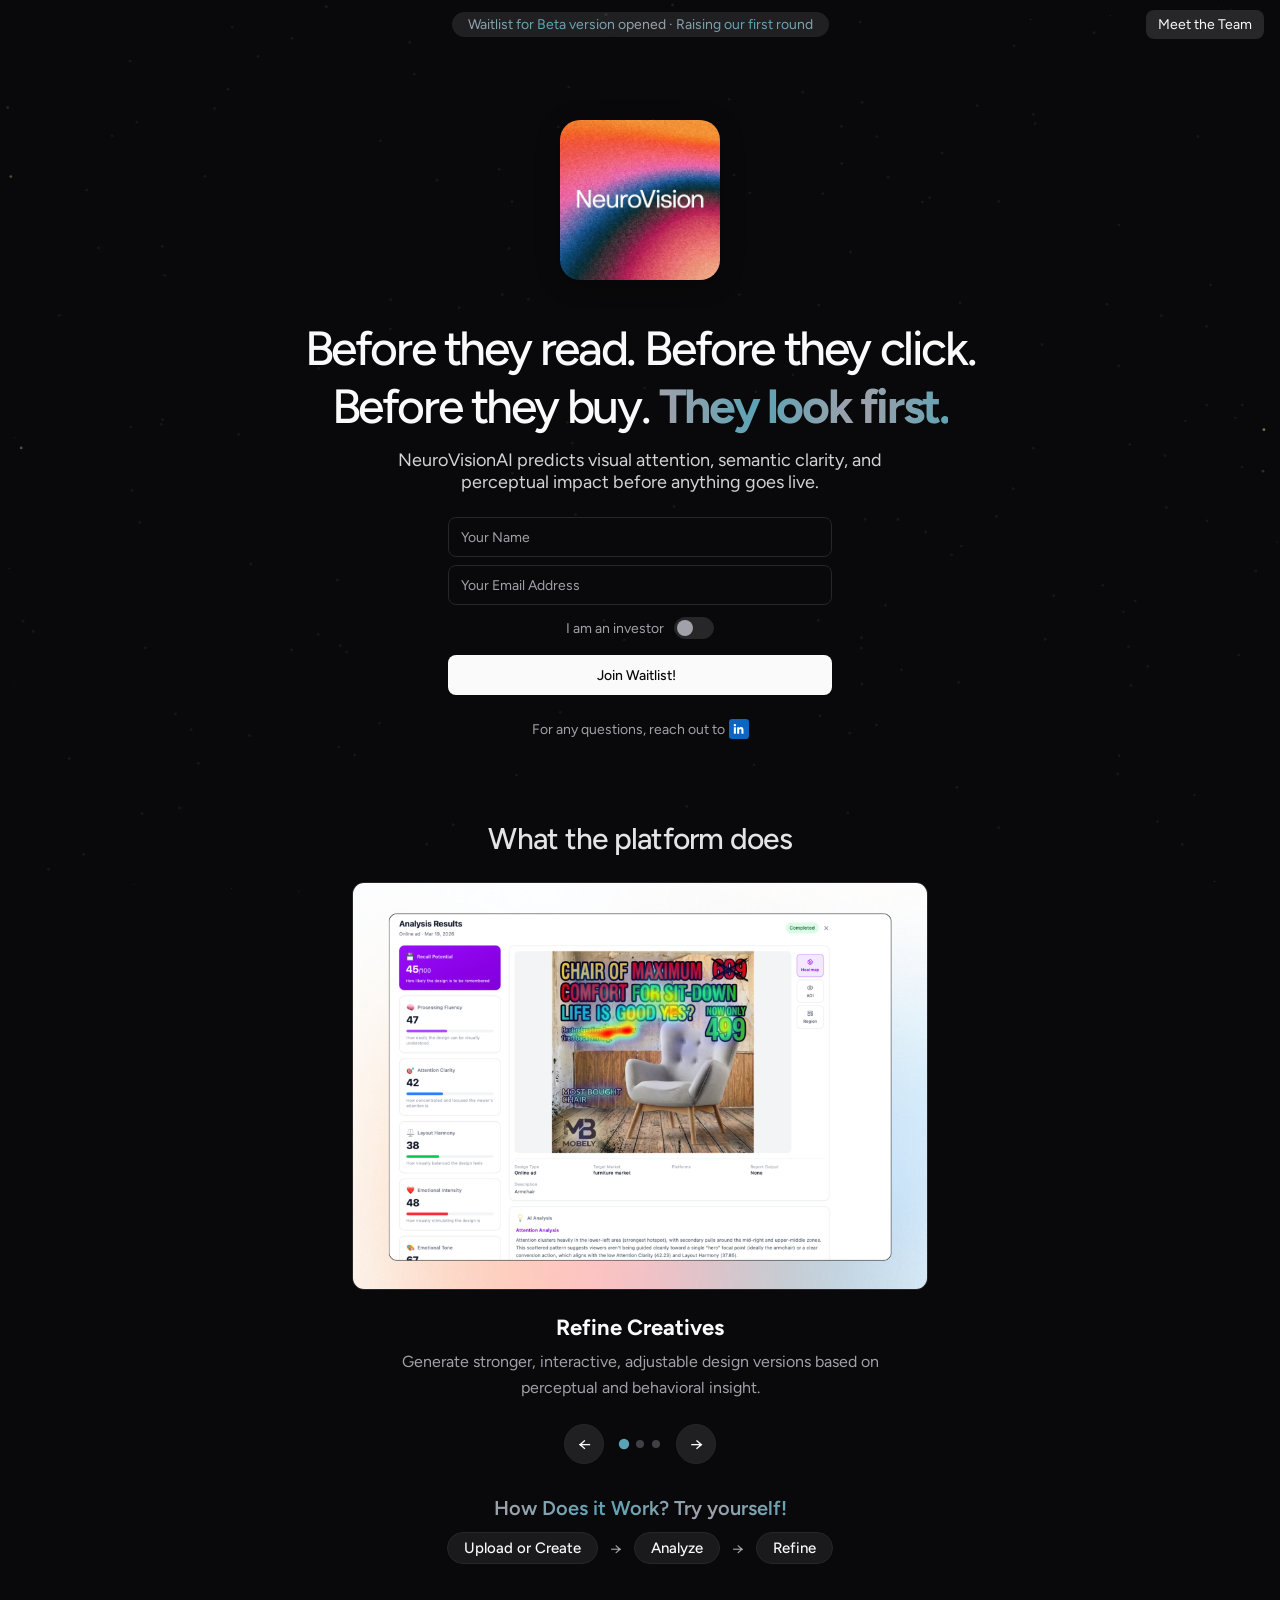
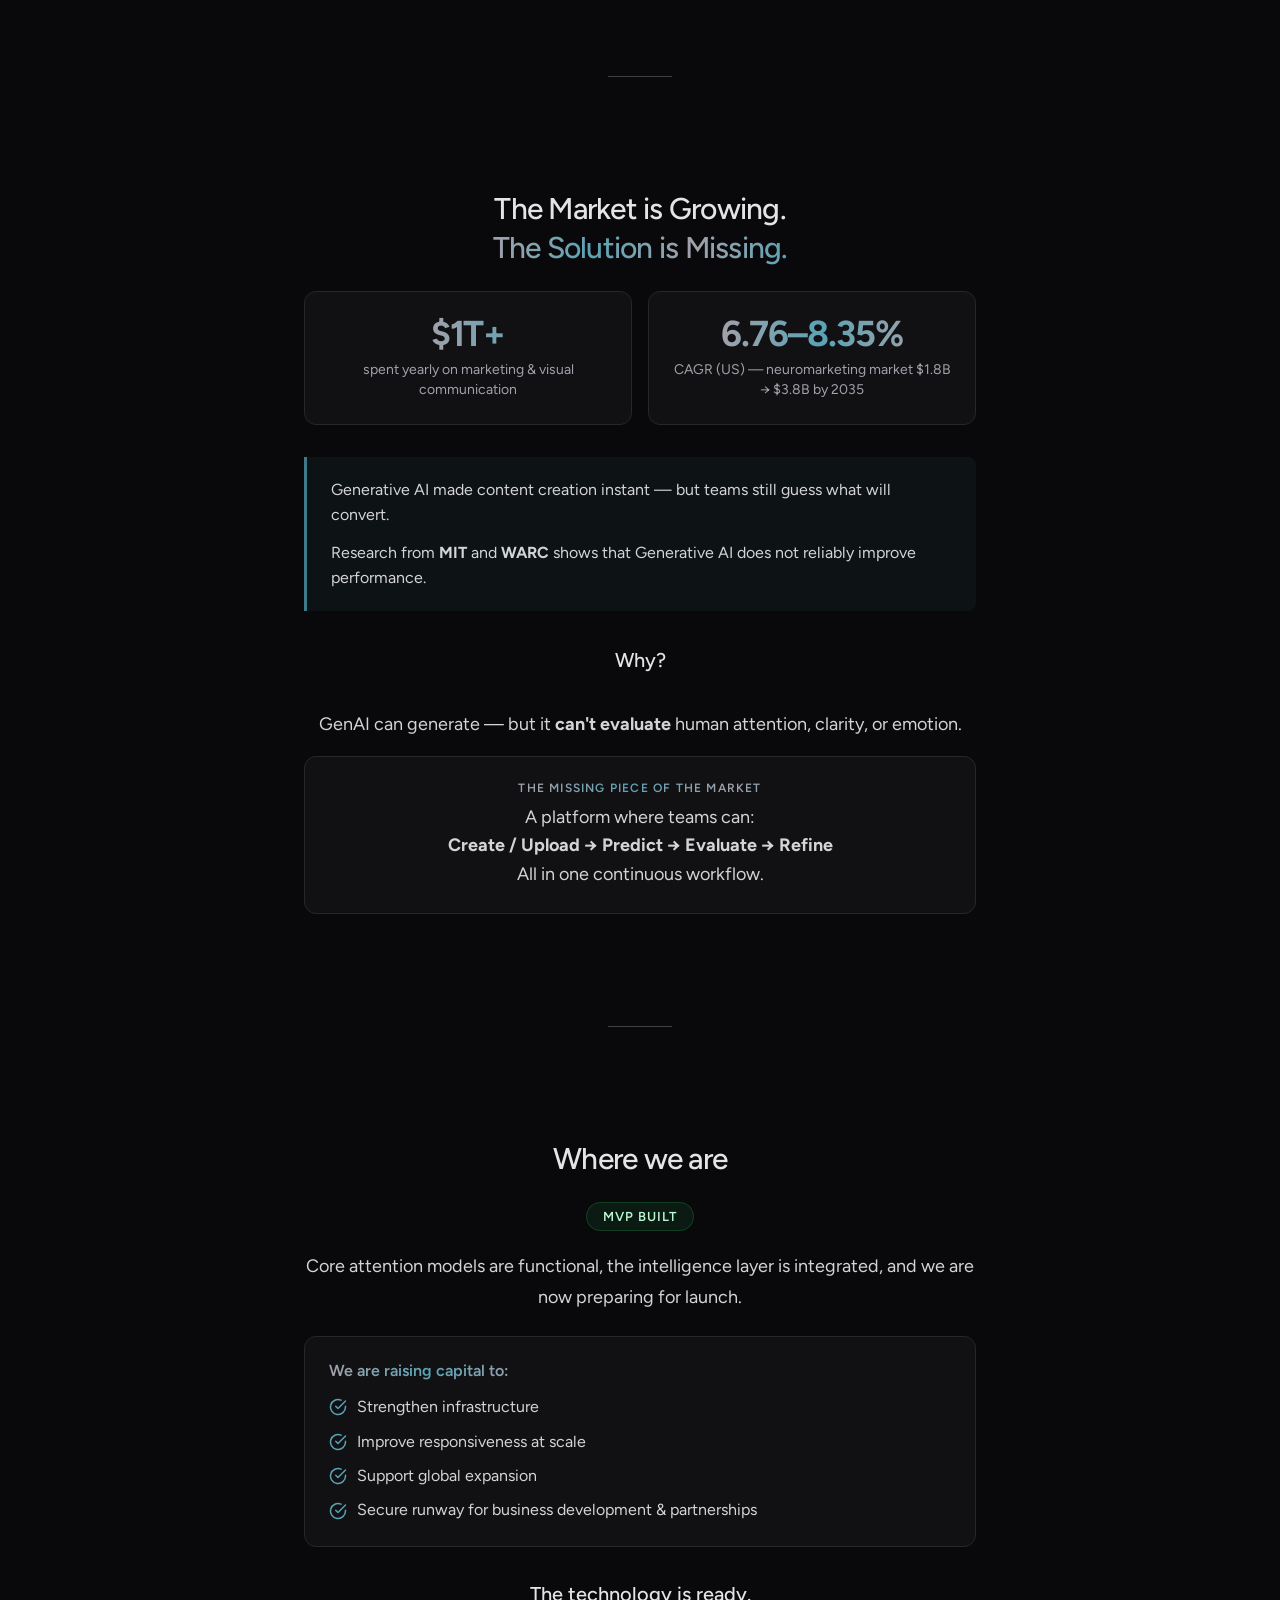
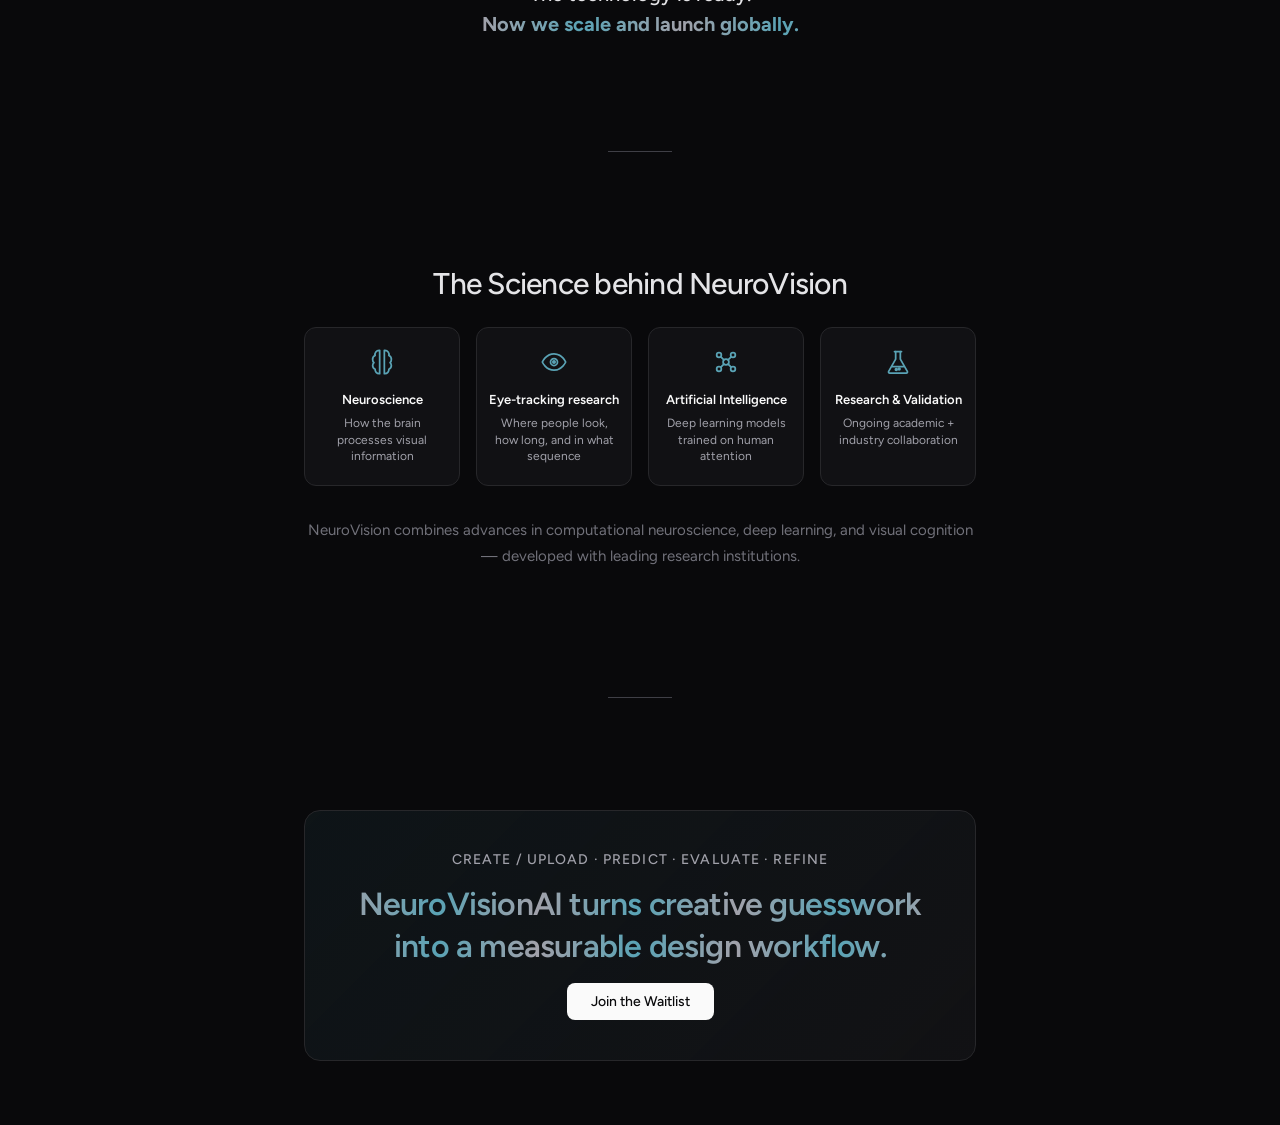
<file: index.html>
<!DOCTYPE html>
<html lang="en" class="dark">
<head>
  <meta charset="UTF-8">
  <meta name="viewport" content="width=device-width, initial-scale=1.0">
  <title>NeuroVisionAI — Predict Visual Attention Before Anything Goes Live</title>
  <meta name="description" content="NeuroVisionAI predicts visual attention, semantic clarity, and perceptual impact before anything goes live.">
  <meta property="og:title" content="NeuroVisionAI — Predict Visual Attention Before Anything Goes Live">
  <meta property="og:description" content="NeuroVisionAI predicts visual attention, semantic clarity, and perceptual impact before anything goes live.">
  <meta property="og:image" content="assets/opengraph-image.png">
  <meta name="twitter:card" content="summary_large_image">
  <meta name="twitter:image" content="assets/twitter-image.png">
  <link rel="preconnect" href="https://fonts.googleapis.com">
  <link rel="preconnect" href="https://fonts.gstatic.com" crossorigin>
  <link href="https://fonts.googleapis.com/css2?family=Figtree:wght@300..900&display=swap" rel="stylesheet">
  <link rel="stylesheet" href="style.css">
</head>
<body>
  <!-- Particles canvas -->
  <div id="particles-container" aria-hidden="true">
    <canvas id="particles-canvas"></canvas>
  </div>

  <main>
    <!-- Top nav -->
    <nav class="top-nav fade-in">
      <div class="shimmer-badge">
        <span class="shimmer-text">Waitlist for Beta version opened &middot; Raising our first round</span>
      </div>
      <a href="about.html" class="about-link">Meet the Team</a>
    </nav>

    <section>
      <!-- CTA -->
      <div id="cta" class="fade-in fade-delay-1">
        <img src="assets/logo.png" alt="NeuroVisionAI logo" class="logo" />
        <h1 class="heading">Before they read. Before they click. Before they buy. <strong>They look first.</strong></h1>
        <p class="subheading">NeuroVisionAI predicts visual attention, semantic clarity, and perceptual impact before anything goes live.</p>
      </div>

      <!-- Form -->
      <div id="form-section" class="fade-in fade-delay-2">
        <form id="waitlist-form" onsubmit="return false;">
          <input type="text" id="name-input" placeholder="Your Name" autocomplete="name" />
          <input type="email" id="email-input" placeholder="Your Email Address" autocomplete="email" />
          <div class="investor-toggle">
            <label class="toggle-label">
              <span class="toggle-text">I am an investor</span>
              <input type="checkbox" id="investor-checkbox" />
              <span class="toggle-switch"></span>
            </label>
          </div>
          <button type="submit" id="submit-btn" class="submit-btn">
            <span id="btn-text">Join Waitlist!</span>
            <svg id="btn-arrow" viewBox="0 0 448 512" width="14" height="14" fill="currentColor"><path d="M438.6 278.6c12.5-12.5 12.5-32.8 0-45.3l-160-160c-12.5-12.5-32.8-12.5-45.3 0s-12.5 32.8 0 45.3L338.8 224 32 224c-17.7 0-32 14.3-32 32s14.3 32 32 32l306.7 0L233.4 393.4c-12.5 12.5-12.5 32.8 0 45.3s32.8 12.5 45.3 0l160-160z"/></svg>
          </button>
        </form>
        <div class="contact-info">
          <p>For any questions, reach out to </p>
          <a href="https://www.linkedin.com/company/neurovisionaiglobal" target="_blank" rel="noopener noreferrer" class="linkedin-icon">
            <svg viewBox="0 0 448 512" width="16" height="16" fill="currentColor"><path d="M100.28 448H7.4V148.9h92.88zM53.79 108.1C24.09 108.1 0 83.5 0 53.8a53.79 53.79 0 0 1 107.58 0c0 29.7-24.1 54.3-53.79 54.3zM447.9 448h-92.68V302.4c0-34.7-.7-79.2-48.29-79.2-48.29 0-55.69 37.7-55.69 76.7V448h-92.78V148.9h89.08v40.8h1.3c12.4-23.5 42.69-48.3 87.83-48.3 93.97 0 111.28 61.9 111.28 142.3V448z"/></svg>
          </a>
        </div>
      </div>

      <!-- What the platform does — Slider -->
      <div id="features-section" class="fade-in-scroll">
        <h2 class="section-heading">What the platform does</h2>

        <div class="slider">
          <div class="slider-track">
            <!-- Slide 1 -->
            <div class="slide active" data-index="0">
              <div class="slide-image">
                <img src="assets/feature-refine-new.webp" alt="Refine Creatives — Analysis Results" onerror="this.style.display='none'" />
                <div class="image-placeholder">Screenshot</div>
              </div>
              <div class="slide-content">
                <h3 class="slide-title">Refine Creatives</h3>
                <p class="slide-text">Generate stronger, interactive, adjustable design versions based on perceptual and behavioral insight.</p>
              </div>
            </div>
            <!-- Slide 2 -->
            <div class="slide" data-index="1">
              <div class="slide-image">
                <img src="assets/feature-predict-new2.webp" alt="Predict Attention — Analysis Results" onerror="this.style.display='none'" />
                <div class="image-placeholder">Screenshot</div>
              </div>
              <div class="slide-content">
                <h3 class="slide-title">Predict Attention</h3>
                <p class="slide-text">See what draws the eye, what gets ignored, and how visual hierarchy unfolds.</p>
              </div>
            </div>
            <!-- Slide 3 -->
            <div class="slide" data-index="2">
              <div class="slide-image">
                <img src="assets/feature-understand-new.webp" alt="Understand Meaning — Insight Report" onerror="this.style.display='none'" />
                <div class="image-placeholder">Screenshot</div>
              </div>
              <div class="slide-content">
                <h3 class="slide-title">Understand Meaning</h3>
                <p class="slide-text">Evaluate what the design communicates, how it is interpreted, and the response it is likely to create.</p>
              </div>
            </div>
          </div>

          <!-- Slider controls -->
          <div class="slider-controls">
            <button class="slider-btn slider-prev" aria-label="Previous">&larr;</button>
            <div class="slider-dots">
              <button class="dot active" data-slide="0"></button>
              <button class="dot" data-slide="1"></button>
              <button class="dot" data-slide="2"></button>
            </div>
            <button class="slider-btn slider-next" aria-label="Next">&rarr;</button>
          </div>
        </div>

        <h3 class="workflow-heading">How Does it Work? Try yourself!</h3>
        <p class="workflow-steps">
          <span class="step">Upload or Create</span>
          <span class="step-arrow">&rarr;</span>
          <span class="step">Analyze</span>
          <span class="step-arrow">&rarr;</span>
          <span class="step">Refine</span>
        </p>
      </div>

      <div class="divider"></div>

      <!-- The Opportunity -->
      <div id="problem-section" class="fade-in-scroll">
        <h2 class="section-heading">The Market is Growing.<br><span class="text-highlight">The Solution is Missing.</span></h2>

        <div class="stat-cards">
          <div class="stat-card">
            <span class="stat-value">$1T+</span>
            <span class="stat-label">spent yearly on marketing &amp; visual communication</span>
          </div>
          <div class="stat-card">
            <span class="stat-value">6.76–8.35%</span>
            <span class="stat-label">CAGR (US) — neuromarketing market $1.8B &rarr; $3.8B by 2035</span>
          </div>
        </div>

        <div class="callout-box">
          <p class="callout-text">Generative AI made content creation instant — but teams still guess what will convert.</p>
          <p class="callout-text" style="margin-top: 0.75rem;">Research from <strong>MIT</strong> and <strong>WARC</strong> shows that Generative AI does not reliably improve performance.</p>
        </div>

        <p class="section-text section-text-lg">Why?</p>
        <p class="section-text">GenAI can generate — but it <strong>can't evaluate</strong> human attention, clarity, or emotion.</p>

        <div class="solution-box">
          <p class="solution-label">The missing piece of the market</p>
          <p class="solution-text">A platform where teams can:<br><strong>Create / Upload &rarr; Predict &rarr; Evaluate &rarr; Refine</strong><br>All in one continuous workflow.</p>
        </div>
      </div>

      <div class="divider"></div>

      <!-- Where we are -->
      <div id="status-section" class="fade-in-scroll">
        <h2 class="section-heading">Where we are</h2>

        <div class="status-badge">MVP Built</div>
        <p class="section-text">Core attention models are functional, the intelligence layer is integrated, and we are now preparing for launch.</p>

        <div class="raise-card">
          <p class="raise-heading">We are raising capital to:</p>
          <ul class="raise-list">
            <li>
              <span class="raise-icon">
                <svg viewBox="0 0 24 24" width="18" height="18" fill="none" stroke="currentColor" stroke-width="2" stroke-linecap="round" stroke-linejoin="round"><path d="M22 11.08V12a10 10 0 1 1-5.93-9.14"/><polyline points="22 4 12 14.01 9 11.01"/></svg>
              </span>
              Strengthen infrastructure
            </li>
            <li>
              <span class="raise-icon">
                <svg viewBox="0 0 24 24" width="18" height="18" fill="none" stroke="currentColor" stroke-width="2" stroke-linecap="round" stroke-linejoin="round"><path d="M22 11.08V12a10 10 0 1 1-5.93-9.14"/><polyline points="22 4 12 14.01 9 11.01"/></svg>
              </span>
              Improve responsiveness at scale
            </li>
            <li>
              <span class="raise-icon">
                <svg viewBox="0 0 24 24" width="18" height="18" fill="none" stroke="currentColor" stroke-width="2" stroke-linecap="round" stroke-linejoin="round"><path d="M22 11.08V12a10 10 0 1 1-5.93-9.14"/><polyline points="22 4 12 14.01 9 11.01"/></svg>
              </span>
              Support global expansion
            </li>
            <li>
              <span class="raise-icon">
                <svg viewBox="0 0 24 24" width="18" height="18" fill="none" stroke="currentColor" stroke-width="2" stroke-linecap="round" stroke-linejoin="round"><path d="M22 11.08V12a10 10 0 1 1-5.93-9.14"/><polyline points="22 4 12 14.01 9 11.01"/></svg>
              </span>
              Secure runway for business development &amp; partnerships
            </li>
          </ul>
        </div>

        <p class="status-closing">The technology is ready.<br><strong>Now we scale and launch globally.</strong></p>
      </div>

      <div class="divider"></div>

      <!-- The Science behind NeuroVision -->
      <div id="science-section" class="fade-in-scroll">
        <h2 class="section-heading">The Science behind NeuroVision</h2>

        <div class="science-grid">
          <div class="science-card">
            <div class="science-icon">
              <!-- Brain icon (Lucide) -->
              <svg viewBox="0 0 24 24" width="28" height="28" fill="none" stroke="currentColor" stroke-width="1.5" stroke-linecap="round" stroke-linejoin="round"><path d="M9.5 2a3.5 3.5 0 0 0-3.4 4.4A3.5 3.5 0 0 0 4 10a3.5 3.5 0 0 0 1.1 2.6A3.5 3.5 0 0 0 4 15a3.5 3.5 0 0 0 2.1 3.2A3.5 3.5 0 0 0 9.5 22h.5v-20h-.5z"/><path d="M14.5 2a3.5 3.5 0 0 1 3.4 4.4A3.5 3.5 0 0 1 20 10a3.5 3.5 0 0 1-1.1 2.6A3.5 3.5 0 0 1 20 15a3.5 3.5 0 0 1-2.1 3.2A3.5 3.5 0 0 1 14.5 22h-.5V2h.5z"/></svg>
            </div>
            <h3 class="science-title">Neuroscience</h3>
            <p class="science-desc">How the brain processes visual information</p>
          </div>
          <div class="science-card">
            <div class="science-icon">
              <!-- Eye icon -->
              <svg viewBox="0 0 24 24" width="28" height="28" fill="none" stroke="currentColor" stroke-width="1.5" stroke-linecap="round" stroke-linejoin="round"><path d="M2 12s3-7 10-7 10 7 10 7-3 7-10 7-10-7-10-7z"/><circle cx="12" cy="12" r="3"/><circle cx="12" cy="12" r="1" fill="currentColor"/></svg>
            </div>
            <h3 class="science-title">Eye-tracking research</h3>
            <p class="science-desc">Where people look, how long, and in what sequence</p>
          </div>
          <div class="science-card">
            <div class="science-icon">
              <!-- Neural network / AI icon -->
              <svg viewBox="0 0 24 24" width="28" height="28" fill="none" stroke="currentColor" stroke-width="1.5" stroke-linecap="round" stroke-linejoin="round"><circle cx="6" cy="6" r="2"/><circle cx="18" cy="6" r="2"/><circle cx="6" cy="18" r="2"/><circle cx="18" cy="18" r="2"/><circle cx="12" cy="12" r="2.5"/><line x1="7.8" y1="7.8" x2="10.2" y2="10.2"/><line x1="16.2" y1="7.8" x2="13.8" y2="10.2"/><line x1="7.8" y1="16.2" x2="10.2" y2="13.8"/><line x1="16.2" y1="16.2" x2="13.8" y2="13.8"/></svg>
            </div>
            <h3 class="science-title">Artificial Intelligence</h3>
            <p class="science-desc">Deep learning models trained on human attention</p>
          </div>
          <div class="science-card">
            <div class="science-icon">
              <!-- Beaker / research icon -->
              <svg viewBox="0 0 24 24" width="28" height="28" fill="none" stroke="currentColor" stroke-width="1.5" stroke-linecap="round" stroke-linejoin="round"><path d="M9 3h6"/><path d="M10 3v6.5L4 20a1 1 0 0 0 .87 1.5h14.26A1 1 0 0 0 20 20l-6-10.5V3"/><path d="M7.5 16h9"/><circle cx="13" cy="18" r="0.75" fill="currentColor"/><circle cx="10.5" cy="18.5" r="0.75" fill="currentColor"/></svg>
            </div>
            <h3 class="science-title">Research &amp; Validation</h3>
            <p class="science-desc">Ongoing academic + industry collaboration</p>
          </div>
        </div>

        <p class="section-text science-collab">NeuroVision combines advances in computational neuroscience, deep learning, and visual cognition<br>— developed with leading research institutions.</p>
      </div>

      <div class="divider"></div>

      <!-- Bottom CTA -->
      <div id="bottom-cta" class="fade-in-scroll">
        <div class="bottom-cta-inner">
          <p class="bottom-workflow">Create / Upload &middot; Predict &middot; Evaluate &middot; Refine</p>
          <h2 class="bottom-tagline">NeuroVisionAI turns creative guesswork into a measurable design workflow.</h2>
          <a href="#form-section" class="bottom-cta-btn">Join the Waitlist</a>
        </div>
      </div>
    </section>
  </main>

  <!-- Toast container -->
  <div id="toast-container"></div>

  <script src="script.js"></script>
</body>
</html>
</file>
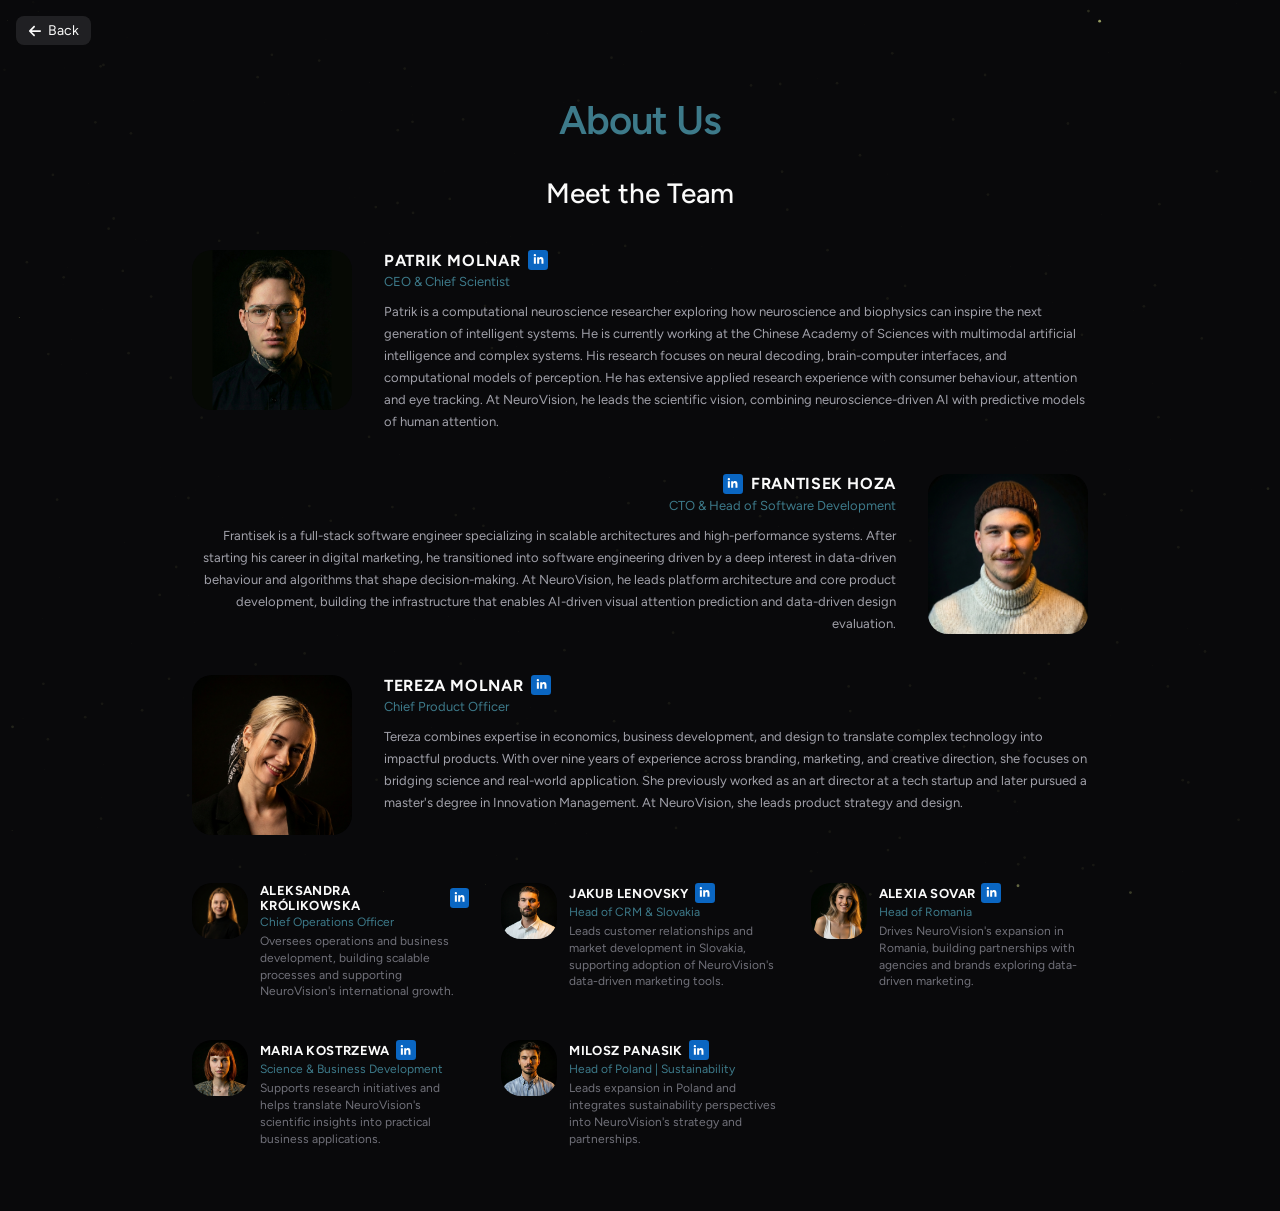
<file: about.html>
<!DOCTYPE html>
<html lang="en" class="dark">
<head>
  <meta charset="UTF-8">
  <meta name="viewport" content="width=device-width, initial-scale=1.0">
  <title>About Us — NeuroVisionAI</title>
  <meta name="description" content="Meet the team behind NeuroVisionAI.">
  <link rel="preconnect" href="https://fonts.googleapis.com">
  <link rel="preconnect" href="https://fonts.gstatic.com" crossorigin>
  <link href="https://fonts.googleapis.com/css2?family=Figtree:wght@300..900&display=swap" rel="stylesheet">
  <link rel="stylesheet" href="style.css">
  <link rel="stylesheet" href="about.css">
</head>
<body>
  <!-- Particles canvas -->
  <div id="particles-container" aria-hidden="true">
    <canvas id="particles-canvas"></canvas>
  </div>

  <main>
    <!-- Back link -->
    <a href="index.html" class="back-link fade-in">
      <svg viewBox="0 0 448 512" width="14" height="14" fill="currentColor"><path d="M9.4 233.4c-12.5 12.5-12.5 32.8 0 45.3l160 160c12.5 12.5 32.8 12.5 45.3 0s12.5-32.8 0-45.3L109.2 288 416 288c17.7 0 32-14.3 32-32s-14.3-32-32-32l-306.7 0L214.6 118.6c12.5-12.5 12.5-32.8 0-45.3s-32.8-12.5-45.3 0l-160 160z"/></svg>
      Back
    </a>

    <section>
      <h1 class="about-title fade-in fade-delay-1">About Us</h1>

      <h2 class="meet-title fade-in fade-delay-1">Meet the Team</h2>

      <!-- Founders -->
      <div class="founders fade-in fade-delay-2">

        <!-- Founder 1 — Patrik (photo LEFT) -->
        <div class="founder-row">
          <div class="founder-photo">
            <img src="assets/patrik.webp" alt="Patrik Molnar" />
            <div class="photo-placeholder">PM</div>
          </div>
          <div class="founder-info">
            <h3 class="founder-name">
              Patrik Molnar
              <a href="https://www.linkedin.com/in/patrik-molnar-the-neuroscientist/" target="_blank" rel="noopener noreferrer" class="linkedin-icon">
                <svg viewBox="0 0 448 512" width="16" height="16" fill="currentColor"><path d="M100.28 448H7.4V148.9h92.88zM53.79 108.1C24.09 108.1 0 83.5 0 53.8a53.79 53.79 0 0 1 107.58 0c0 29.7-24.1 54.3-53.79 54.3zM447.9 448h-92.68V302.4c0-34.7-.7-79.2-48.29-79.2-48.29 0-55.69 37.7-55.69 76.7V448h-92.78V148.9h89.08v40.8h1.3c12.4-23.5 42.69-48.3 87.83-48.3 93.97 0 111.28 61.9 111.28 142.3V448z"/></svg>
              </a>
            </h3>
            <p class="founder-role">CEO &amp; Chief Scientist</p>
            <p class="founder-bio">Patrik is a computational neuroscience researcher exploring how neuroscience and biophysics can inspire the next generation of intelligent systems. He is currently working at the Chinese Academy of Sciences with multimodal artificial intelligence and complex systems. His research focuses on neural decoding, brain-computer interfaces, and computational models of perception. He has extensive applied research experience with consumer behaviour, attention and eye tracking. At NeuroVision, he leads the scientific vision, combining neuroscience-driven AI with predictive models of human attention.</p>
          </div>
        </div>

        <!-- Founder 2 — Frantisek (photo RIGHT) -->
        <div class="founder-row founder-row-reverse">
          <div class="founder-photo">
            <img src="assets/frantisek.jpeg" alt="Frantisek Hoza" />
            <div class="photo-placeholder">FH</div>
          </div>
          <div class="founder-info founder-info-right">
            <h3 class="founder-name founder-name-right">
              <a href="https://www.linkedin.com/in/frantisek-hoza" target="_blank" rel="noopener noreferrer" class="linkedin-icon">
                <svg viewBox="0 0 448 512" width="16" height="16" fill="currentColor"><path d="M100.28 448H7.4V148.9h92.88zM53.79 108.1C24.09 108.1 0 83.5 0 53.8a53.79 53.79 0 0 1 107.58 0c0 29.7-24.1 54.3-53.79 54.3zM447.9 448h-92.68V302.4c0-34.7-.7-79.2-48.29-79.2-48.29 0-55.69 37.7-55.69 76.7V448h-92.78V148.9h89.08v40.8h1.3c12.4-23.5 42.69-48.3 87.83-48.3 93.97 0 111.28 61.9 111.28 142.3V448z"/></svg>
              </a>
              Frantisek Hoza
            </h3>
            <p class="founder-role">CTO &amp; Head of Software Development</p>
            <p class="founder-bio">Frantisek is a full-stack software engineer specializing in scalable architectures and high-performance systems. After starting his career in digital marketing, he transitioned into software engineering driven by a deep interest in data-driven behaviour and algorithms that shape decision-making. At NeuroVision, he leads platform architecture and core product development, building the infrastructure that enables AI-driven visual attention prediction and data-driven design evaluation.</p>
          </div>
        </div>

        <!-- Founder 3 — Tereza (photo LEFT) -->
        <div class="founder-row">
          <div class="founder-photo">
            <img src="assets/tereza.jpeg" alt="Tereza Molnar" />
            <div class="photo-placeholder">TM</div>
          </div>
          <div class="founder-info">
            <h3 class="founder-name">
              Tereza Molnar
              <a href="https://www.linkedin.com/in/teri-molnar/" target="_blank" rel="noopener noreferrer" class="linkedin-icon">
                <svg viewBox="0 0 448 512" width="16" height="16" fill="currentColor"><path d="M100.28 448H7.4V148.9h92.88zM53.79 108.1C24.09 108.1 0 83.5 0 53.8a53.79 53.79 0 0 1 107.58 0c0 29.7-24.1 54.3-53.79 54.3zM447.9 448h-92.68V302.4c0-34.7-.7-79.2-48.29-79.2-48.29 0-55.69 37.7-55.69 76.7V448h-92.78V148.9h89.08v40.8h1.3c12.4-23.5 42.69-48.3 87.83-48.3 93.97 0 111.28 61.9 111.28 142.3V448z"/></svg>
              </a>
            </h3>
            <p class="founder-role">Chief Product Officer</p>
            <p class="founder-bio">Tereza combines expertise in economics, business development, and design to translate complex technology into impactful products. With over nine years of experience across branding, marketing, and creative direction, she focuses on bridging science and real-world application. She previously worked as an art director at a tech startup and later pursued a master's degree in Innovation Management. At NeuroVision, she leads product strategy and design.</p>
          </div>
        </div>
      </div>

      <!-- Team members -->
      <div class="team-grid fade-in fade-delay-3">
          <div class="team-card">
            <div class="team-photo">
              <img src="assets/aleksandra.jpeg" alt="Aleksandra Królikowska" />
              <div class="photo-placeholder">AK</div>
            </div>
            <div class="team-info">
              <h3 class="team-name">
                Aleksandra Królikowska
                <a href="https://www.linkedin.com/in/aleksandra-krolikowska-589764172/" target="_blank" rel="noopener noreferrer" class="linkedin-icon">
                  <svg viewBox="0 0 448 512" width="14" height="14" fill="currentColor"><path d="M100.28 448H7.4V148.9h92.88zM53.79 108.1C24.09 108.1 0 83.5 0 53.8a53.79 53.79 0 0 1 107.58 0c0 29.7-24.1 54.3-53.79 54.3zM447.9 448h-92.68V302.4c0-34.7-.7-79.2-48.29-79.2-48.29 0-55.69 37.7-55.69 76.7V448h-92.78V148.9h89.08v40.8h1.3c12.4-23.5 42.69-48.3 87.83-48.3 93.97 0 111.28 61.9 111.28 142.3V448z"/></svg>
                </a>
              </h3>
              <p class="team-role">Chief Operations Officer</p>
              <p class="team-desc">Oversees operations and business development, building scalable processes and supporting NeuroVision's international growth.</p>
            </div>
          </div>

          <div class="team-card">
            <div class="team-photo">
              <img src="assets/jakub.jpeg" alt="Jakub Lenovsky" />
              <div class="photo-placeholder">JL</div>
            </div>
            <div class="team-info">
              <h3 class="team-name">
                Jakub Lenovsky
                <a href="https://www.linkedin.com/in/jakub-lenovsky/" target="_blank" rel="noopener noreferrer" class="linkedin-icon">
                  <svg viewBox="0 0 448 512" width="14" height="14" fill="currentColor"><path d="M100.28 448H7.4V148.9h92.88zM53.79 108.1C24.09 108.1 0 83.5 0 53.8a53.79 53.79 0 0 1 107.58 0c0 29.7-24.1 54.3-53.79 54.3zM447.9 448h-92.68V302.4c0-34.7-.7-79.2-48.29-79.2-48.29 0-55.69 37.7-55.69 76.7V448h-92.78V148.9h89.08v40.8h1.3c12.4-23.5 42.69-48.3 87.83-48.3 93.97 0 111.28 61.9 111.28 142.3V448z"/></svg>
                </a>
              </h3>
              <p class="team-role">Head of CRM &amp; Slovakia</p>
              <p class="team-desc">Leads customer relationships and market development in Slovakia, supporting adoption of NeuroVision's data-driven marketing tools.</p>
            </div>
          </div>

          <div class="team-card">
            <div class="team-photo">
              <img src="assets/alexia.jpeg" alt="Alexia Sovar" />
              <div class="photo-placeholder">AS</div>
            </div>
            <div class="team-info">
              <h3 class="team-name">
                Alexia Sovar
                <a href="https://www.linkedin.com/in/alexia-maria-sovar-6268a8226/" target="_blank" rel="noopener noreferrer" class="linkedin-icon">
                  <svg viewBox="0 0 448 512" width="14" height="14" fill="currentColor"><path d="M100.28 448H7.4V148.9h92.88zM53.79 108.1C24.09 108.1 0 83.5 0 53.8a53.79 53.79 0 0 1 107.58 0c0 29.7-24.1 54.3-53.79 54.3zM447.9 448h-92.68V302.4c0-34.7-.7-79.2-48.29-79.2-48.29 0-55.69 37.7-55.69 76.7V448h-92.78V148.9h89.08v40.8h1.3c12.4-23.5 42.69-48.3 87.83-48.3 93.97 0 111.28 61.9 111.28 142.3V448z"/></svg>
                </a>
              </h3>
              <p class="team-role">Head of Romania</p>
              <p class="team-desc">Drives NeuroVision's expansion in Romania, building partnerships with agencies and brands exploring data-driven marketing.</p>
            </div>
          </div>

          <div class="team-card">
            <div class="team-photo">
              <img src="assets/maria.jpeg" alt="Maria Kostrzewa" />
              <div class="photo-placeholder">MK</div>
            </div>
            <div class="team-info">
              <h3 class="team-name">
                Maria Kostrzewa
                <a href="https://www.linkedin.com/in/maria-kostrzewa-a44758291/" target="_blank" rel="noopener noreferrer" class="linkedin-icon">
                  <svg viewBox="0 0 448 512" width="14" height="14" fill="currentColor"><path d="M100.28 448H7.4V148.9h92.88zM53.79 108.1C24.09 108.1 0 83.5 0 53.8a53.79 53.79 0 0 1 107.58 0c0 29.7-24.1 54.3-53.79 54.3zM447.9 448h-92.68V302.4c0-34.7-.7-79.2-48.29-79.2-48.29 0-55.69 37.7-55.69 76.7V448h-92.78V148.9h89.08v40.8h1.3c12.4-23.5 42.69-48.3 87.83-48.3 93.97 0 111.28 61.9 111.28 142.3V448z"/></svg>
                </a>
              </h3>
              <p class="team-role">Science &amp; Business Development</p>
              <p class="team-desc">Supports research initiatives and helps translate NeuroVision's scientific insights into practical business applications.</p>
            </div>
          </div>

          <div class="team-card">
            <div class="team-photo">
              <img src="assets/milosz.jpeg" alt="Milosz Panasik" />
              <div class="photo-placeholder">MP</div>
            </div>
            <div class="team-info">
              <h3 class="team-name">
                Milosz Panasik
                <a href="https://www.linkedin.com/in/milosz-panasik/" target="_blank" rel="noopener noreferrer" class="linkedin-icon">
                  <svg viewBox="0 0 448 512" width="14" height="14" fill="currentColor"><path d="M100.28 448H7.4V148.9h92.88zM53.79 108.1C24.09 108.1 0 83.5 0 53.8a53.79 53.79 0 0 1 107.58 0c0 29.7-24.1 54.3-53.79 54.3zM447.9 448h-92.68V302.4c0-34.7-.7-79.2-48.29-79.2-48.29 0-55.69 37.7-55.69 76.7V448h-92.78V148.9h89.08v40.8h1.3c12.4-23.5 42.69-48.3 87.83-48.3 93.97 0 111.28 61.9 111.28 142.3V448z"/></svg>
                </a>
              </h3>
              <p class="team-role">Head of Poland | Sustainability</p>
              <p class="team-desc">Leads expansion in Poland and integrates sustainability perspectives into NeuroVision's strategy and partnerships.</p>
            </div>
          </div>
      </div>
    </section>
  </main>

  <script src="script.js"></script>
</body>
</html>
</file>
<file: style.css>
/* Reset & Base */
*, *::before, *::after {
  margin: 0;
  padding: 0;
  box-sizing: border-box;
}

:root {
  --background: #09090b;
  --foreground: #fafafa;
  --muted: #27272a;
  --muted-foreground: #a1a1aa;
  --border: #27272a;
  --accent: #27272a;
  --yellow: #F7FF9B;
  --yellow-50: #fefce8;
  --yellow-100: #fef9c3;
  --yellow-200: #fef08a;
  --yellow-300: #fde047;
  --teal: #3d7a8a;
  --teal-light: #5aa3b5;
  --radius: 0.5rem;
}

::selection {
  background: var(--accent);
  color: var(--teal-light);
}

html {
  scroll-behavior: smooth;
}

body {
  font-family: 'Figtree', sans-serif;
  background: var(--background);
  color: var(--foreground);
  min-height: 100vh;
  overflow-x: hidden;
}

/* Particles */
#particles-container {
  position: fixed;
  inset: 0;
  z-index: -100;
}

#particles-canvas {
  width: 100vw;
  height: 100vh;
}

/* Main layout */
main {
  display: flex;
  flex-direction: column;
  align-items: center;
  min-height: 100vh;
  padding-top: 3rem;
}

@media (min-width: 768px) {
  main {
    padding-top: 6rem;
  }
}

section {
  display: flex;
  flex-direction: column;
  align-items: center;
  padding: 0 1rem;
}

@media (min-width: 640px) {
  section { padding: 0 1.5rem; }
}
@media (min-width: 1024px) {
  section { padding: 0 2rem; }
}

/* Fade-in animations */
.fade-in {
  opacity: 0;
  filter: blur(10px);
  transform: translateY(8px);
  animation: fadeIn 0.5s ease-out forwards;
}

.fade-delay-1 { animation-delay: 0.1s; }
.fade-delay-2 { animation-delay: 0.2s; }
.fade-delay-3 { animation-delay: 0.3s; }
.fade-delay-4 { animation-delay: 0.4s; }

/* Scroll-triggered: start hidden, JS adds .is-visible */
.fade-in-scroll {
  opacity: 0;
  filter: blur(10px);
  transform: translateY(16px);
  transition: opacity 0.6s ease-out, filter 0.6s ease-out, transform 0.6s ease-out;
}

.fade-in-scroll.is-visible {
  opacity: 1;
  filter: blur(0);
  transform: translateY(0);
}

@keyframes fadeIn {
  to {
    opacity: 1;
    filter: blur(0);
    transform: translateY(0);
  }
}

/* Header */
header {
  position: fixed;
  top: 0;
  left: 0;
  right: 0;
  display: flex;
  justify-content: space-between;
  z-index: 50;
  padding: 1rem;
}

.header-btn {
  display: inline-flex;
  align-items: center;
  gap: 0;
  padding: 0.375rem 0.75rem;
  font-size: 0.875rem;
  font-family: inherit;
  background: var(--muted);
  color: var(--foreground);
  border: none;
  border-radius: var(--radius);
  cursor: pointer;
  transition: color 0.15s ease;
}

.header-btn:hover {
  color: var(--teal-light);
}

.btn-text {
  display: none;
}

@media (min-width: 768px) {
  .header-btn { gap: 0.375rem; }
  .btn-text { display: inline; }
}

/* CTA */
#cta {
  display: flex;
  flex-direction: column;
  gap: 0.5rem;
  width: 100%;
  max-width: 42rem;
}

.badge-container {
  display: flex;
  align-items: center;
  justify-content: center;
}

.shimmer-badge {
  display: flex;
  align-items: center;
  justify-content: center;
  width: fit-content;
  border-radius: 9999px;
  background: rgba(39, 39, 42, 0.8);
}

.shimmer-text {
  padding: 0.25rem 1rem;
  font-size: 0.875rem;
  background: linear-gradient(
    90deg,
    #a1a1aa 0%,
    var(--teal-light) 50%,
    #a1a1aa 100%
  );
  background-size: 200px 100%;
  -webkit-background-clip: text;
  background-clip: text;
  -webkit-text-fill-color: transparent;
  animation: shimmer 2s linear infinite;
}

@keyframes shimmer {
  0% { background-position: -200px 0; }
  100% { background-position: 200px 0; }
}

.logo {
  width: 10rem;
  height: 10rem;
  margin: 1.5rem auto 2rem;
  border-radius: 1.25rem;
  object-fit: cover;
  box-shadow: 0 4px 24px rgba(0, 0, 0, 0.3);
}

.heading {
  text-align: center;
  font-size: 1.875rem;
  font-weight: 500;
  letter-spacing: -0.05em;
  line-height: 1.2;
}

@media (min-width: 640px) {
  .heading { font-size: 3rem; }
}

.heading strong {
  background: linear-gradient(90deg, #a1a1aa 0%, var(--teal-light) 50%, #a1a1aa 100%);
  background-size: 200px 100%;
  -webkit-background-clip: text;
  background-clip: text;
  -webkit-text-fill-color: transparent;
  animation: shimmer 2s linear infinite;
}

.subheading {
  max-width: 34rem;
  margin: 0.375rem auto 0;
  text-align: center;
  font-size: 1rem;
  color: #d4d4d8;
}

@media (min-width: 640px) {
  .subheading { font-size: 1.125rem; }
}

/* Form */
#form-section {
  margin-top: 1.5rem;
  margin-bottom: 1rem;
  width: 100%;
  max-width: 24rem;
  display: flex;
  flex-direction: column;
  gap: 0.5rem;
}

#waitlist-form {
  display: flex;
  flex-direction: column;
  gap: 0.5rem;
}

#waitlist-form input {
  width: 100%;
  height: 2.5rem;
  padding: 0.5rem 0.75rem;
  font-size: 0.875rem;
  font-family: inherit;
  background: var(--background);
  color: var(--foreground);
  border: 1px solid var(--border);
  border-radius: var(--radius);
  outline: none;
  transition: box-shadow 0.15s, border-color 0.15s;
}

#waitlist-form input::placeholder {
  color: var(--muted-foreground);
}

#waitlist-form input:focus {
  border-color: var(--teal);
  box-shadow: 0 0 0 2px rgba(61, 122, 138, 0.25);
}

/* Investor toggle */
.investor-toggle {
  display: flex;
  justify-content: center;
  margin-top: 0.25rem;
}

.toggle-label {
  display: flex;
  align-items: center;
  gap: 0.625rem;
  cursor: pointer;
  user-select: none;
}

.toggle-text {
  font-size: 0.875rem;
  color: var(--muted-foreground);
}

.toggle-label input {
  display: none;
}

.toggle-switch {
  position: relative;
  width: 2.5rem;
  height: 1.375rem;
  background: var(--muted);
  border: 1px solid var(--border);
  border-radius: 9999px;
  transition: background 0.2s, border-color 0.2s;
}

.toggle-switch::after {
  content: '';
  position: absolute;
  top: 2px;
  left: 2px;
  width: 1rem;
  height: 1rem;
  background: var(--muted-foreground);
  border-radius: 50%;
  transition: transform 0.2s, background 0.2s;
}

.toggle-label input:checked + .toggle-switch {
  background: var(--teal);
  border-color: var(--teal-light);
}

.toggle-label input:checked + .toggle-switch::after {
  transform: translateX(1.125rem);
  background: var(--foreground);
}

.submit-btn {
  display: inline-flex;
  align-items: center;
  justify-content: center;
  gap: 0.5rem;
  width: 100%;
  height: 2.5rem;
  margin-top: 0.5rem;
  padding: 0.5rem 1rem;
  font-size: 0.875rem;
  font-weight: 500;
  font-family: inherit;
  background: var(--foreground);
  color: var(--background);
  border: none;
  border-radius: var(--radius);
  cursor: pointer;
  transition: background 0.15s, opacity 0.15s;
  overflow: hidden;
  position: relative;
}

.submit-btn:hover {
  background: #e4e4e7;
}

.submit-btn:disabled {
  opacity: 0.5;
  cursor: not-allowed;
}

.submit-btn svg {
  transition: transform 0.3s ease;
  opacity: 0;
  width: 0;
}

.submit-btn:hover svg {
  opacity: 1;
  width: 14px;
  transform: translateX(4px);
}

.submit-btn:focus-visible {
  outline: 2px solid var(--teal);
  outline-offset: 2px;
}

.contact-info {
  display: flex;
  align-items: center;
  justify-content: center;
  gap: 0.25rem;
  margin-top: 1rem;
  color: var(--muted-foreground);
  font-size: 0.875rem;
}

.contact-info a {
  color: var(--muted-foreground);
  transition: color 0.2s;
  display: inline-flex;
  align-items: center;
}

.contact-info a:hover {
  color: var(--teal-light);
}

/* LinkedIn icon — blue badge, shared across pages */
.contact-info .linkedin-icon {
  display: inline-flex;
  align-items: center;
  justify-content: center;
  width: 1.25rem;
  height: 1.25rem;
  background: #0a66c2;
  border-radius: 0.2rem;
  color: #fff;
  transition: opacity 0.2s;
}

.contact-info .linkedin-icon svg {
  width: 0.7rem;
  height: 0.7rem;
}

.contact-info .linkedin-icon:hover {
  opacity: 0.8;
  color: #fff;
}

/* Investor button */
.investor-btn {
  display: inline-flex;
  align-items: center;
  justify-content: center;
  margin: 1rem auto 0;
  padding: 0.5rem 1.25rem;
  font-size: 0.875rem;
  font-weight: 600;
  font-family: inherit;
  color: #fff;
  background: linear-gradient(135deg, #e74c6f, #e04040);
  border: none;
  border-radius: 9999px;
  text-decoration: none;
  cursor: pointer;
  transition: opacity 0.15s;
}

.investor-btn:hover {
  opacity: 0.85;
}

/* Dividers */
.divider {
  width: 4rem;
  height: 1px;
  background: #3f3f46;
  margin: 2.5rem auto;
}

@media (min-width: 768px) {
  .divider { margin: 3rem auto; }
}

/* Content sections */
#problem-section,
#features-section,
#science-section,
#status-section,
#bottom-cta {
  width: 100%;
  max-width: 42rem;
  padding: 3rem 0;
  text-align: center;
}

@media (min-width: 768px) {
  #problem-section,
  #features-section,
  #science-section,
  #status-section,
  #bottom-cta {
    padding: 4rem 0;
  }
}

.section-heading {
  font-size: 1.5rem;
  font-weight: 500;
  letter-spacing: -0.025em;
  color: #e4e4e7;
  margin-bottom: 1.5rem;
  line-height: 1.3;
}

@media (min-width: 768px) {
  .section-heading { font-size: 1.875rem; }
}

.section-text {
  font-size: 1rem;
  color: #d4d4d8;
  line-height: 1.7;
  margin-bottom: 1rem;
}

.section-text-lg {
  font-size: 1.125rem;
  font-weight: 500;
  color: #e4e4e7;
  margin: 2rem 0;
}

@media (min-width: 640px) {
  .section-text { font-size: 1.125rem; }
  .section-text-lg { font-size: 1.25rem; }
}

.text-highlight {
  background: linear-gradient(90deg, #a1a1aa 0%, var(--teal-light) 50%, #a1a1aa 100%);
  background-size: 200px 100%;
  -webkit-background-clip: text;
  background-clip: text;
  -webkit-text-fill-color: transparent;
  animation: shimmer 2s linear infinite;
}

/* Stat cards */
.stat-cards {
  display: grid;
  grid-template-columns: 1fr;
  gap: 1rem;
  margin-bottom: 2rem;
}

@media (min-width: 480px) {
  .stat-cards { grid-template-columns: 1fr 1fr; }
}

.stat-card {
  display: flex;
  flex-direction: column;
  align-items: center;
  gap: 0.5rem;
  padding: 1.5rem 1.25rem;
  background: rgba(24, 24, 27, 0.6);
  border: 1px solid var(--border);
  border-radius: 0.75rem;
}

.stat-value {
  font-size: 2.25rem;
  font-weight: 700;
  letter-spacing: -0.03em;
  background: linear-gradient(90deg, #a1a1aa 0%, var(--teal-light) 50%, #a1a1aa 100%);
  background-size: 200px 100%;
  -webkit-background-clip: text;
  background-clip: text;
  -webkit-text-fill-color: transparent;
  animation: shimmer 2s linear infinite;
  line-height: 1;
}

.stat-label {
  font-size: 0.875rem;
  color: var(--muted-foreground);
  text-align: center;
  line-height: 1.4;
}

/* Callout box */
.callout-box {
  padding: 1.25rem 1.5rem;
  background: rgba(61, 122, 138, 0.08);
  border-left: 3px solid var(--teal);
  border-radius: 0 0.5rem 0.5rem 0;
  margin-bottom: 0.5rem;
}

.callout-text {
  font-size: 0.9375rem;
  color: #d4d4d8;
  line-height: 1.6;
  text-align: left;
}

@media (min-width: 640px) {
  .callout-text { font-size: 1rem; }
}

/* Solution box */
.solution-box {
  padding: 1.5rem;
  background: rgba(24, 24, 27, 0.6);
  border: 1px solid var(--border);
  border-radius: 0.75rem;
}

.solution-label {
  font-size: 0.75rem;
  font-weight: 600;
  text-transform: uppercase;
  letter-spacing: 0.1em;
  background: linear-gradient(90deg, #a1a1aa 0%, var(--teal-light) 50%, #a1a1aa 100%);
  background-size: 200px 100%;
  -webkit-background-clip: text;
  background-clip: text;
  -webkit-text-fill-color: transparent;
  animation: shimmer 2s linear infinite;
  margin-bottom: 0.5rem;
}

.solution-text {
  font-size: 1rem;
  color: #d4d4d8;
  line-height: 1.6;
}

@media (min-width: 640px) {
  .solution-text { font-size: 1.125rem; }
}

/* Slider */
.slider {
  width: 100%;
  margin: 1rem 0 2rem;
}

.slider-track {
  position: relative;
  min-height: 20rem;
}

.slide {
  display: none;
  flex-direction: column;
  align-items: center;
  gap: 1.5rem;
  animation: slideFadeIn 0.4s ease-out;
}

.slide.active {
  display: flex;
}

@keyframes slideFadeIn {
  from { opacity: 0; transform: translateY(12px); }
  to { opacity: 1; transform: translateY(0); }
}

.slide-image {
  position: relative;
  width: 100%;
  max-width: 36rem;
  border-radius: 0.75rem;
  overflow: hidden;
  background: #18181b;
  border: 1px solid var(--border);
}

.slide-image img {
  width: 100%;
  height: auto;
  display: block;
  object-fit: contain;
}

.slide-image img + .image-placeholder {
  display: none;
}

.slide-image img[style*="display: none"] + .image-placeholder {
  display: flex;
}

.image-placeholder {
  position: absolute;
  inset: 0;
  display: flex;
  align-items: center;
  justify-content: center;
  font-size: 0.875rem;
  color: var(--muted-foreground);
  background: #18181b;
}

.slide-content {
  text-align: center;
  max-width: 32rem;
}

.slide-title {
  font-size: 1.375rem;
  font-weight: 700;
  color: var(--foreground);
  margin-bottom: 0.5rem;
}

.slide-text {
  font-size: 1rem;
  color: #a1a1aa;
  line-height: 1.6;
}

/* Slider controls */
.slider-controls {
  display: flex;
  align-items: center;
  justify-content: center;
  gap: 1rem;
  margin-top: 1.5rem;
}

.slider-btn {
  display: flex;
  align-items: center;
  justify-content: center;
  width: 2.5rem;
  height: 2.5rem;
  font-size: 1.125rem;
  font-family: inherit;
  background: rgba(39, 39, 42, 0.8);
  color: var(--foreground);
  border: 1px solid var(--border);
  border-radius: 50%;
  cursor: pointer;
  transition: border-color 0.15s, color 0.15s;
}

.slider-btn:hover {
  border-color: var(--teal);
  color: var(--teal-light);
}

.slider-dots {
  display: flex;
  gap: 0.5rem;
}

.dot {
  width: 0.5rem;
  height: 0.5rem;
  border-radius: 50%;
  border: none;
  background: #3f3f46;
  cursor: pointer;
  transition: background 0.2s, transform 0.2s;
}

.dot.active {
  background: var(--teal-light);
  transform: scale(1.3);
}

.dot:hover {
  background: var(--teal);
}

/* Workflow */
.workflow-heading {
  font-size: 1.25rem;
  font-weight: 600;
  background: linear-gradient(90deg, #a1a1aa 0%, var(--teal-light) 50%, #a1a1aa 100%);
  background-size: 200px 100%;
  -webkit-background-clip: text;
  background-clip: text;
  -webkit-text-fill-color: transparent;
  animation: shimmer 2s linear infinite;
  margin-top: 1rem;
  margin-bottom: 0.75rem;
}

.workflow-steps {
  display: flex;
  align-items: center;
  justify-content: center;
  gap: 0.75rem;
  flex-wrap: wrap;
}

.step {
  padding: 0.375rem 1rem;
  font-size: 0.9375rem;
  font-weight: 500;
  color: var(--foreground);
  background: rgba(39, 39, 42, 0.6);
  border: 1px solid var(--border);
  border-radius: 9999px;
}

.step-arrow {
  color: var(--muted-foreground);
  font-size: 1rem;
}

/* Science grid */
.science-grid {
  display: grid;
  grid-template-columns: 1fr 1fr;
  gap: 1rem;
  margin-bottom: 2rem;
}

@media (min-width: 640px) {
  .science-grid { grid-template-columns: repeat(4, 1fr); }
}

.science-card {
  display: flex;
  flex-direction: column;
  align-items: center;
  gap: 0.5rem;
  padding: 1.25rem 0.75rem;
  background: rgba(24, 24, 27, 0.6);
  border: 1px solid var(--border);
  border-radius: 0.75rem;
  transition: border-color 0.2s;
}

.science-card:hover {
  border-color: var(--teal);
}

.science-icon {
  color: var(--teal-light);
  margin-bottom: 0.25rem;
}

.science-title {
  font-size: 0.8125rem;
  font-weight: 600;
  color: var(--foreground);
  text-align: center;
}

.science-desc {
  font-size: 0.75rem;
  color: var(--muted-foreground);
  text-align: center;
  line-height: 1.4;
}

.science-collab {
  margin-top: 0.5rem;
  font-size: 0.9375rem;
  color: #71717a;
}

/* Status section */
.status-badge {
  display: inline-flex;
  align-items: center;
  padding: 0.375rem 1rem;
  font-size: 0.8125rem;
  font-weight: 600;
  text-transform: uppercase;
  letter-spacing: 0.08em;
  color: #bbf7d0;
  background: rgba(20, 83, 45, 0.25);
  border: 1px solid rgba(34, 197, 94, 0.2);
  border-radius: 9999px;
  margin-bottom: 1.25rem;
}

.raise-card {
  margin: 1.5rem 0 2rem;
  padding: 1.5rem;
  background: rgba(24, 24, 27, 0.6);
  border: 1px solid var(--border);
  border-radius: 0.75rem;
  text-align: left;
}

.raise-heading {
  font-size: 1rem;
  font-weight: 600;
  background: linear-gradient(90deg, #a1a1aa 0%, var(--teal-light) 50%, #a1a1aa 100%);
  background-size: 200px 100%;
  -webkit-background-clip: text;
  background-clip: text;
  -webkit-text-fill-color: transparent;
  animation: shimmer 2s linear infinite;
  margin-bottom: 1rem;
}

.raise-list {
  list-style: none;
  padding: 0;
  display: flex;
  flex-direction: column;
  gap: 0.75rem;
}

.raise-list li {
  display: flex;
  align-items: center;
  gap: 0.625rem;
  font-size: 0.9375rem;
  color: #d4d4d8;
  line-height: 1.4;
}

@media (min-width: 640px) {
  .raise-list li { font-size: 1rem; }
}

.raise-icon {
  flex-shrink: 0;
  color: var(--teal-light);
  display: flex;
}

.status-closing {
  font-size: 1.125rem;
  font-weight: 500;
  color: #e4e4e7;
  line-height: 1.5;
}

.status-closing strong {
  background: linear-gradient(90deg, #a1a1aa 0%, var(--teal-light) 50%, #a1a1aa 100%);
  background-size: 200px 100%;
  -webkit-background-clip: text;
  background-clip: text;
  -webkit-text-fill-color: transparent;
  animation: shimmer 2s linear infinite;
}

@media (min-width: 640px) {
  .status-closing { font-size: 1.25rem; }
}

/* Bottom CTA */
.bottom-cta-inner {
  display: flex;
  flex-direction: column;
  align-items: center;
  gap: 1rem;
  padding: 2.5rem 2rem;
  background: linear-gradient(135deg, rgba(61, 122, 138, 0.1) 0%, rgba(24, 24, 27, 0.6) 100%);
  border: 1px solid var(--border);
  border-radius: 1rem;
}

.bottom-workflow {
  font-size: 0.875rem;
  font-weight: 500;
  color: var(--muted-foreground);
  letter-spacing: 0.08em;
  text-transform: uppercase;
}

.bottom-tagline {
  font-size: 1.5rem;
  font-weight: 600;
  background: linear-gradient(90deg, #a1a1aa 0%, var(--teal-light) 50%, #a1a1aa 100%);
  background-size: 200px 100%;
  -webkit-background-clip: text;
  background-clip: text;
  -webkit-text-fill-color: transparent;
  animation: shimmer 2s linear infinite;
  letter-spacing: -0.025em;
  line-height: 1.3;
  text-align: center;
}

@media (min-width: 768px) {
  .bottom-tagline { font-size: 2rem; }
}

.bottom-cta-btn {
  display: inline-flex;
  align-items: center;
  justify-content: center;
  padding: 0.625rem 1.5rem;
  font-size: 0.875rem;
  font-weight: 500;
  font-family: inherit;
  color: var(--background);
  background: var(--foreground);
  border-radius: var(--radius);
  text-decoration: none;
  transition: background 0.15s;
}

.bottom-cta-btn:hover {
  background: #e4e4e7;
}

#bottom-cta {
  padding-bottom: 4rem;
}

/* Top nav */
.top-nav {
  position: fixed;
  top: 0;
  left: 0;
  right: 0;
  z-index: 50;
  padding: 0.75rem 1rem;
  display: flex;
  align-items: center;
  justify-content: center;
}

.top-nav .about-link {
  position: absolute;
  right: 1rem;
}

.about-link {
  display: inline-flex;
  align-items: center;
  padding: 0.375rem 0.75rem;
  font-size: 0.875rem;
  font-family: inherit;
  color: var(--foreground);
  background: var(--muted);
  border-radius: var(--radius);
  text-decoration: none;
  transition: color 0.15s;
}

.about-link:hover {
  color: var(--teal-light);
}

/* Toast */
#toast-container {
  position: fixed;
  top: 1rem;
  left: 50%;
  transform: translateX(-50%);
  z-index: 100;
  display: flex;
  flex-direction: column;
  gap: 0.5rem;
  pointer-events: none;
}

.toast {
  padding: 0.75rem 1.25rem;
  border-radius: var(--radius);
  font-size: 0.875rem;
  font-family: inherit;
  color: var(--foreground);
  background: #18181b;
  border: 1px solid var(--border);
  box-shadow: 0 4px 12px rgba(0, 0, 0, 0.4);
  pointer-events: auto;
  animation: toastIn 0.3s ease-out;
  white-space: nowrap;
}

.toast.toast-error {
  border-color: #7f1d1d;
}

.toast.toast-success {
  border-color: #14532d;
}

.toast.toast-loading {
  border-color: #3f3f46;
}

.toast-out {
  animation: toastOut 0.3s ease-in forwards;
}

@keyframes toastIn {
  from {
    opacity: 0;
    transform: translateY(-10px);
  }
  to {
    opacity: 1;
    transform: translateY(0);
  }
}

@keyframes toastOut {
  from {
    opacity: 1;
    transform: translateY(0);
  }
  to {
    opacity: 0;
    transform: translateY(-10px);
  }
}
</file>
<file: about.css>
/* Back link */
.back-link {
  position: fixed;
  top: 1rem;
  left: 1rem;
  z-index: 50;
  display: inline-flex;
  align-items: center;
  gap: 0.375rem;
  padding: 0.375rem 0.75rem;
  font-size: 0.875rem;
  font-family: inherit;
  color: var(--foreground);
  background: rgba(39, 39, 42, 0.8);
  backdrop-filter: blur(8px);
  border-radius: var(--radius);
  text-decoration: none;
  transition: color 0.15s;
}

.back-link:hover {
  color: var(--teal-light);
}

/* Page title — teal like PDF */
.about-title {
  font-size: 2rem;
  font-weight: 600;
  letter-spacing: -0.03em;
  color: #3d7a8a;
  text-align: center;
  margin-bottom: 2rem;
}

@media (min-width: 768px) {
  .about-title { font-size: 2.5rem; }
}

/* Meet the Team heading */
.meet-title {
  font-size: 1.5rem;
  font-weight: 500;
  color: var(--foreground);
  text-align: center;
  margin-bottom: 2.5rem;
}

@media (min-width: 768px) {
  .meet-title { font-size: 1.75rem; }
}

/* Founders — no panel, directly on background */
.founders {
  width: 100%;
  max-width: 56rem;
  margin-bottom: 2rem;
}

/* Founder rows */
.founder-row {
  display: flex;
  flex-direction: column;
  align-items: center;
  gap: 1.25rem;
  margin-bottom: 2.5rem;
}

.founder-row:last-child {
  margin-bottom: 0;
}

@media (min-width: 768px) {
  .founder-row {
    flex-direction: row;
    gap: 2rem;
    align-items: flex-start;
  }

  .founder-row-reverse {
    flex-direction: row-reverse;
  }
}

/* Founder photo — square with small rounding like PDF */
.founder-photo {
  position: relative;
  flex-shrink: 0;
  width: 8rem;
  height: 8rem;
  border-radius: 1.25rem;
  overflow: hidden;
  background: #1a1a1f;
}

@media (min-width: 768px) {
  .founder-photo {
    width: 10rem;
    height: 10rem;
  }
}

.founder-photo img {
  width: 100%;
  height: 100%;
  object-fit: cover;
}

/* Placeholder initials */
.photo-placeholder {
  position: absolute;
  inset: 0;
  display: flex;
  align-items: center;
  justify-content: center;
  font-size: 1.75rem;
  font-weight: 600;
  color: var(--muted-foreground);
  background: #1a1a1f;
}

.founder-photo img + .photo-placeholder,
.team-photo img + .photo-placeholder {
  display: none;
}

.founder-photo img[style*="display: none"] + .photo-placeholder,
.team-photo img[style*="display: none"] + .photo-placeholder {
  display: flex;
}

/* Founder info */
.founder-info {
  flex: 1;
  text-align: center;
}

@media (min-width: 768px) {
  .founder-info {
    text-align: left;
  }
  .founder-info-right {
    text-align: right;
  }
}

.founder-name {
  font-size: 1rem;
  font-weight: 700;
  color: var(--foreground);
  text-transform: uppercase;
  letter-spacing: 0.04em;
  display: inline-flex;
  align-items: center;
  gap: 0.5rem;
}

@media (min-width: 768px) {
  .founder-name-right {
    justify-content: flex-end;
  }
}

.founder-role {
  font-size: 0.8125rem;
  color: #3d7a8a;
  margin: 0.25rem 0 0.75rem;
}

.founder-bio {
  font-size: 0.8125rem;
  color: #a1a1aa;
  line-height: 1.7;
}

/* LinkedIn badge — blue square like PDF */
.linkedin-icon {
  display: inline-flex;
  align-items: center;
  justify-content: center;
  width: 1.25rem;
  height: 1.25rem;
  background: #0a66c2;
  border-radius: 0.2rem;
  color: #fff;
  transition: opacity 0.2s;
}

.linkedin-icon svg {
  width: 0.7rem;
  height: 0.7rem;
}

.linkedin-icon:hover {
  opacity: 0.8;
}

/* Team grid — directly on background, no panel */
.team-grid {
  display: grid;
  grid-template-columns: 1fr;
  gap: 2rem 1.5rem;
  width: 100%;
  max-width: 56rem;
  padding: 1rem 0 4rem;
}

@media (min-width: 640px) {
  .team-grid {
    grid-template-columns: repeat(2, 1fr);
  }
}

@media (min-width: 768px) {
  .team-grid {
    grid-template-columns: repeat(3, 1fr);
    gap: 2.5rem 2rem;
  }
}

/* Team card — no background, no border */
.team-card {
  display: flex;
  align-items: flex-start;
  gap: 0.75rem;
}

/* Team photo — square like PDF */
.team-photo {
  position: relative;
  flex-shrink: 0;
  width: 3.5rem;
  height: 3.5rem;
  border-radius: 1.25rem;
  overflow: hidden;
  background: #1a1a1f;
}

.team-photo img {
  width: 100%;
  height: 100%;
  object-fit: cover;
}

.team-photo .photo-placeholder {
  font-size: 0.875rem;
}

/* Team info */
.team-info {
  flex: 1;
  min-width: 0;
}

.team-name {
  font-size: 0.8125rem;
  font-weight: 700;
  color: var(--foreground);
  text-transform: uppercase;
  letter-spacing: 0.03em;
  display: flex;
  align-items: center;
  gap: 0.375rem;
}

.team-role {
  font-size: 0.75rem;
  color: #3d7a8a;
  margin-top: 0.125rem;
}

.team-desc {
  font-size: 0.75rem;
  color: #71717a;
  line-height: 1.4;
  margin-top: 0.25rem;
}
</file>
